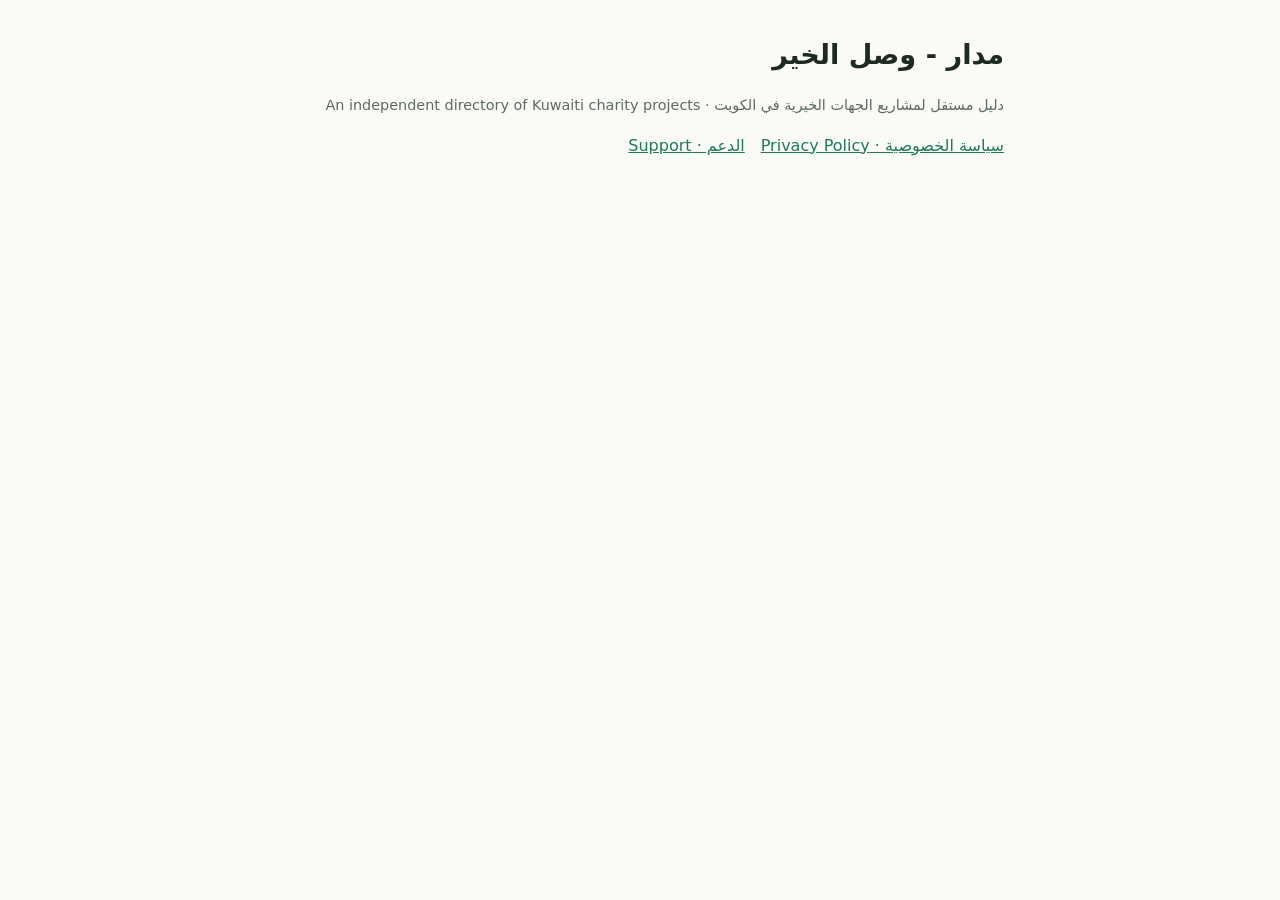
<file: index.html>
<!doctype html><html lang="ar" dir="rtl"><head><meta charset="utf-8"><meta name="viewport" content="width=device-width,initial-scale=1">
<title>مدار - Madar</title><link rel="stylesheet" href="style.css"></head><body><main>
<h1>مدار - وصل الخير</h1><p class="meta">دليل مستقل لمشاريع الجهات الخيرية في الكويت · An independent directory of Kuwaiti charity projects</p>
<nav><a href="privacy.html">سياسة الخصوصية · Privacy Policy</a><a href="support.html">الدعم · Support</a></nav>
</main></body></html>
</file>
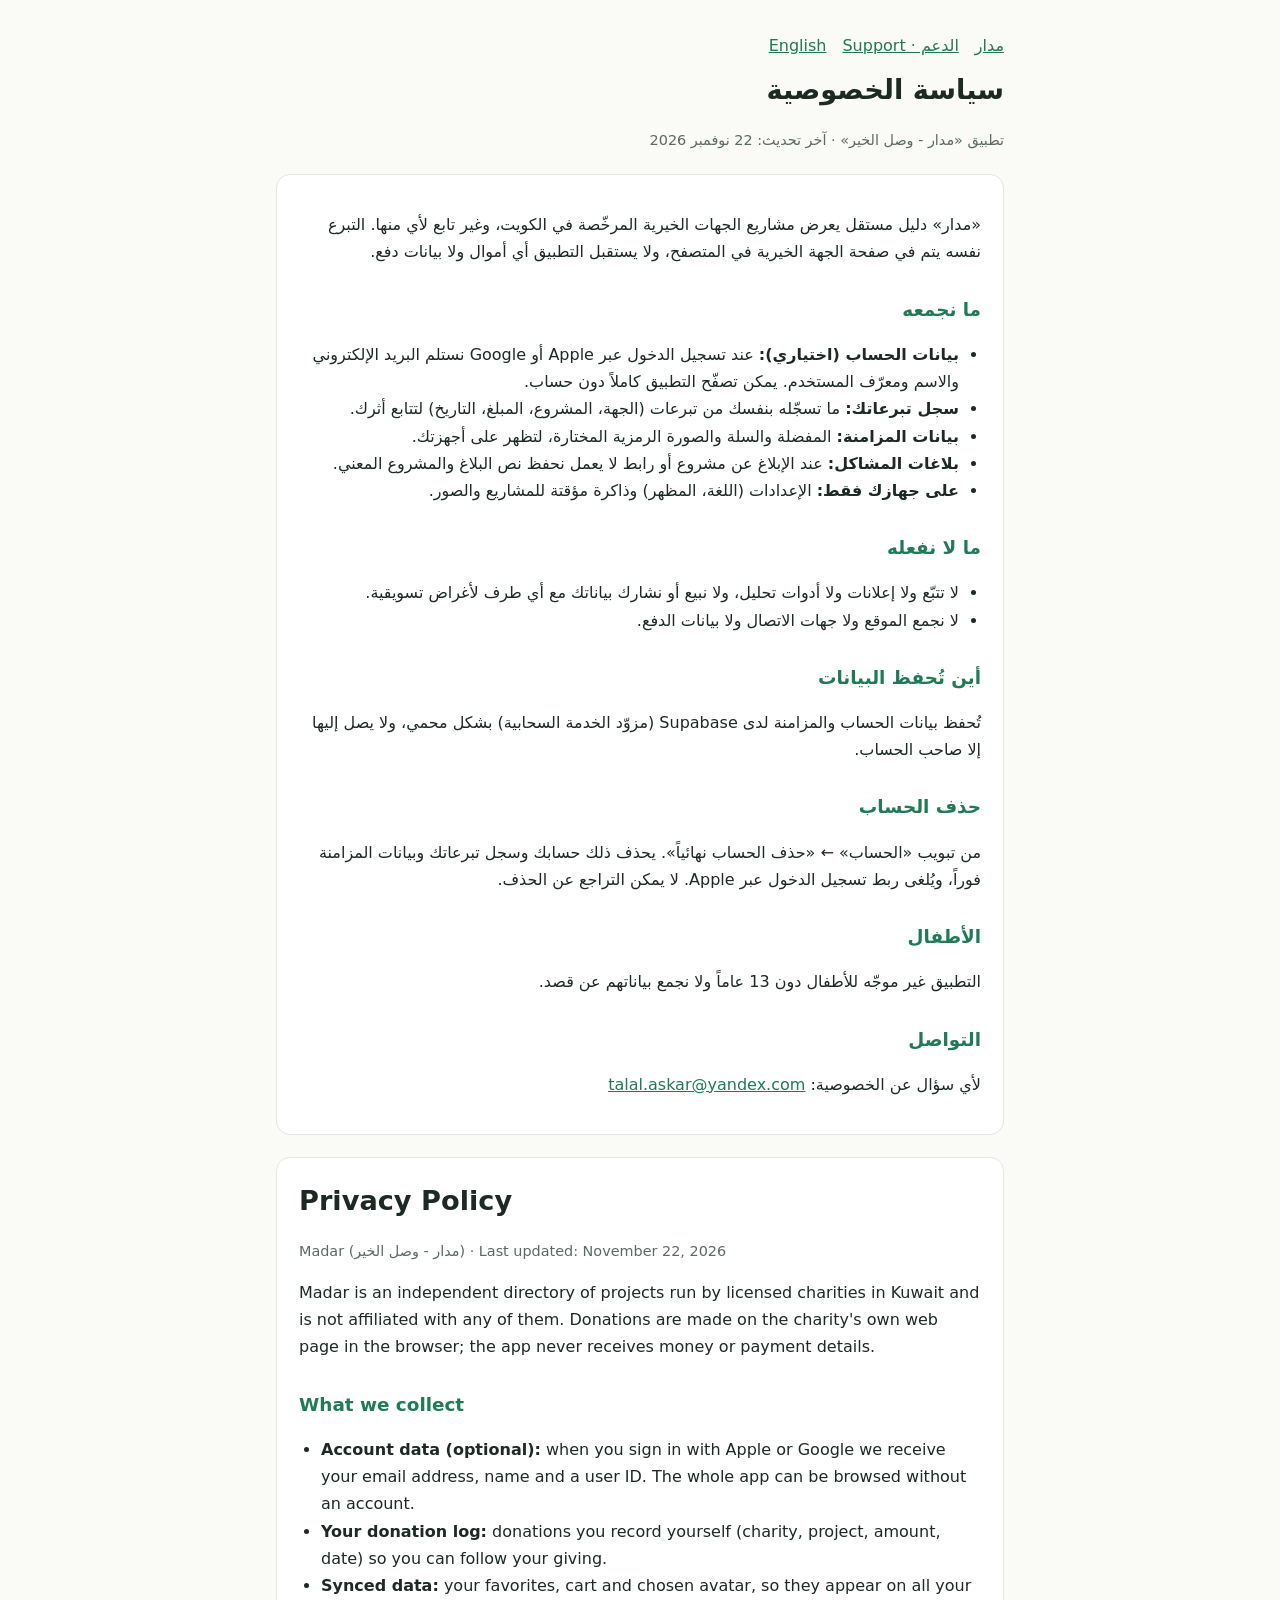
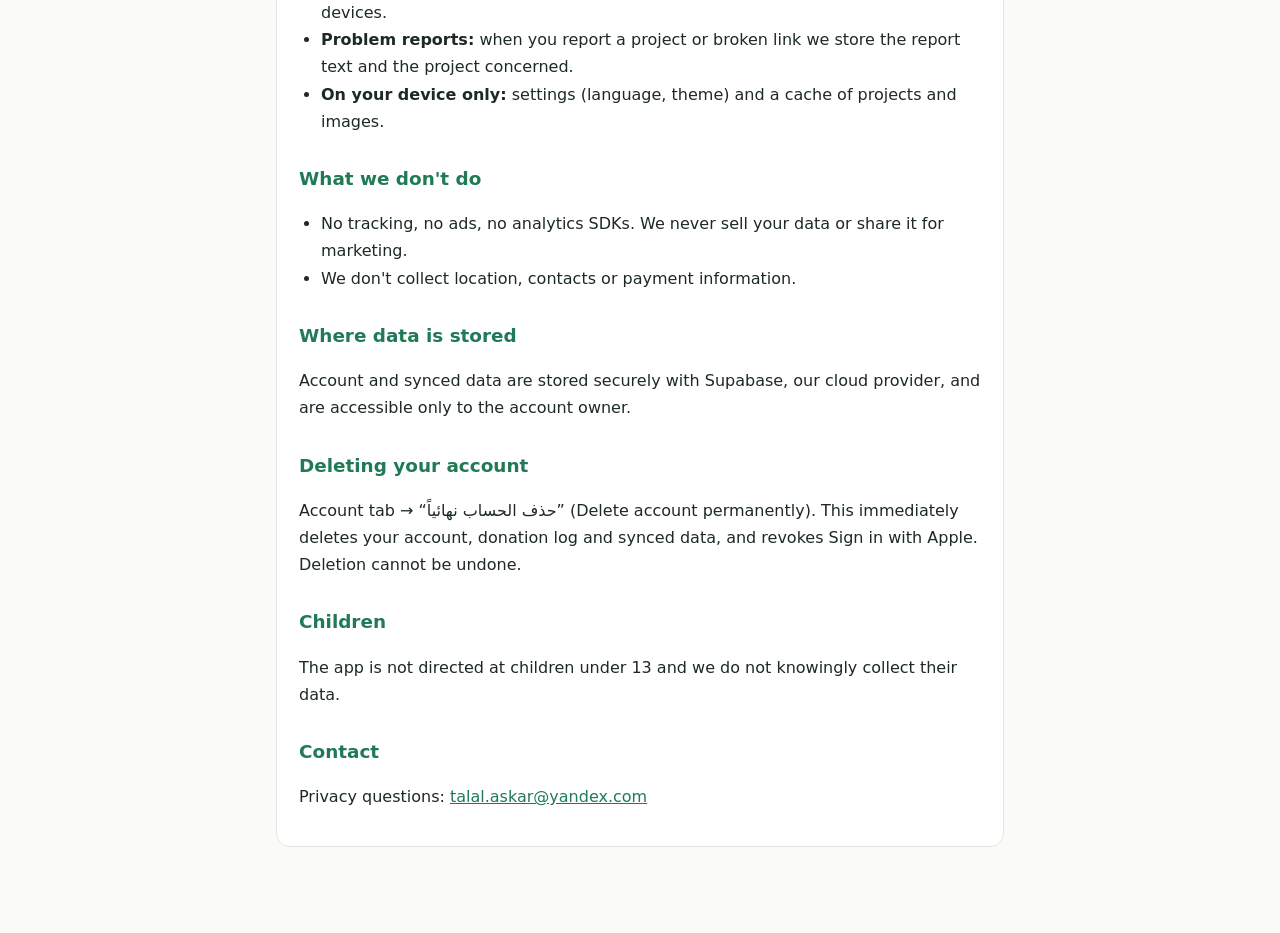
<file: privacy.html>
<!doctype html><html lang="ar" dir="rtl"><head><meta charset="utf-8"><meta name="viewport" content="width=device-width,initial-scale=1">
<title>سياسة الخصوصية - مدار</title><link rel="stylesheet" href="style.css"></head><body><main>
<nav><a href="index.html">مدار</a><a href="support.html">الدعم · Support</a><a href="#en">English</a></nav>
<h1>سياسة الخصوصية</h1><p class="meta">تطبيق «مدار - وصل الخير» · آخر تحديث: 22 نوفمبر 2026</p>
<section>
<p>«مدار» دليل مستقل يعرض مشاريع الجهات الخيرية المرخّصة في الكويت، وغير تابع لأي منها. التبرع نفسه يتم في صفحة الجهة الخيرية في المتصفح، ولا يستقبل التطبيق أي أموال ولا بيانات دفع.</p>
<h2>ما نجمعه</h2>
<ul>
<li><b>بيانات الحساب (اختياري):</b> عند تسجيل الدخول عبر Apple أو Google نستلم البريد الإلكتروني والاسم ومعرّف المستخدم. يمكن تصفّح التطبيق كاملاً دون حساب.</li>
<li><b>سجل تبرعاتك:</b> ما تسجّله بنفسك من تبرعات (الجهة، المشروع، المبلغ، التاريخ) لتتابع أثرك.</li>
<li><b>بيانات المزامنة:</b> المفضلة والسلة والصورة الرمزية المختارة، لتظهر على أجهزتك.</li>
<li><b>بلاغات المشاكل:</b> عند الإبلاغ عن مشروع أو رابط لا يعمل نحفظ نص البلاغ والمشروع المعني.</li>
<li><b>على جهازك فقط:</b> الإعدادات (اللغة، المظهر) وذاكرة مؤقتة للمشاريع والصور.</li>
</ul>
<h2>ما لا نفعله</h2>
<ul><li>لا تتبّع ولا إعلانات ولا أدوات تحليل، ولا نبيع أو نشارك بياناتك مع أي طرف لأغراض تسويقية.</li>
<li>لا نجمع الموقع ولا جهات الاتصال ولا بيانات الدفع.</li></ul>
<h2>أين تُحفظ البيانات</h2>
<p>تُحفظ بيانات الحساب والمزامنة لدى Supabase (مزوّد الخدمة السحابية) بشكل محمي، ولا يصل إليها إلا صاحب الحساب.</p>
<h2>حذف الحساب</h2>
<p>من تبويب «الحساب» ← «حذف الحساب نهائياً». يحذف ذلك حسابك وسجل تبرعاتك وبيانات المزامنة فوراً، ويُلغى ربط تسجيل الدخول عبر Apple. لا يمكن التراجع عن الحذف.</p>
<h2>الأطفال</h2><p>التطبيق غير موجّه للأطفال دون 13 عاماً ولا نجمع بياناتهم عن قصد.</p>
<h2>التواصل</h2><p>لأي سؤال عن الخصوصية: <a href="mailto:talal.askar@yandex.com">talal.askar@yandex.com</a></p>
</section>

<section id="en" dir="ltr" lang="en">
<h1>Privacy Policy</h1><p class="meta">Madar (مدار - وصل الخير) · Last updated: November 22, 2026</p>
<p>Madar is an independent directory of projects run by licensed charities in Kuwait and is not affiliated with any of them. Donations are made on the charity's own web page in the browser; the app never receives money or payment details.</p>
<h2>What we collect</h2>
<ul>
<li><b>Account data (optional):</b> when you sign in with Apple or Google we receive your email address, name and a user ID. The whole app can be browsed without an account.</li>
<li><b>Your donation log:</b> donations you record yourself (charity, project, amount, date) so you can follow your giving.</li>
<li><b>Synced data:</b> your favorites, cart and chosen avatar, so they appear on all your devices.</li>
<li><b>Problem reports:</b> when you report a project or broken link we store the report text and the project concerned.</li>
<li><b>On your device only:</b> settings (language, theme) and a cache of projects and images.</li>
</ul>
<h2>What we don't do</h2>
<ul><li>No tracking, no ads, no analytics SDKs. We never sell your data or share it for marketing.</li>
<li>We don't collect location, contacts or payment information.</li></ul>
<h2>Where data is stored</h2>
<p>Account and synced data are stored securely with Supabase, our cloud provider, and are accessible only to the account owner.</p>
<h2>Deleting your account</h2>
<p>Account tab → “حذف الحساب نهائياً” (Delete account permanently). This immediately deletes your account, donation log and synced data, and revokes Sign in with Apple. Deletion cannot be undone.</p>
<h2>Children</h2><p>The app is not directed at children under 13 and we do not knowingly collect their data.</p>
<h2>Contact</h2><p>Privacy questions: <a href="mailto:talal.askar@yandex.com">talal.askar@yandex.com</a></p>
</section>
</main></body></html>
</file>
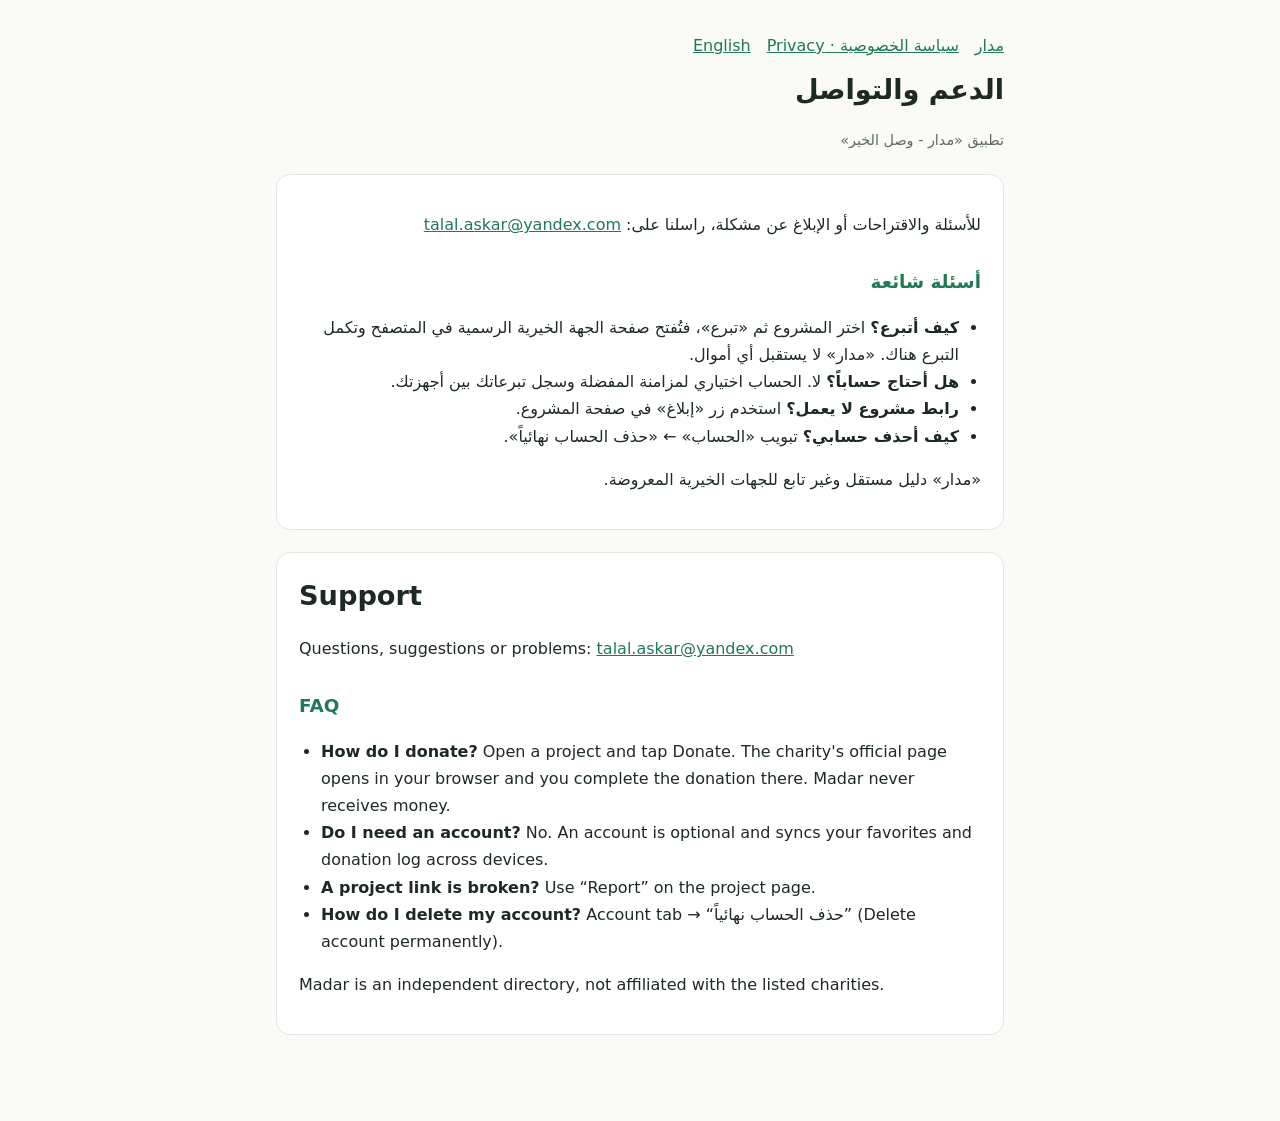
<file: support.html>
<!doctype html><html lang="ar" dir="rtl"><head><meta charset="utf-8"><meta name="viewport" content="width=device-width,initial-scale=1">
<title>الدعم - مدار</title><link rel="stylesheet" href="style.css"></head><body><main>
<nav><a href="index.html">مدار</a><a href="privacy.html">سياسة الخصوصية · Privacy</a><a href="#en">English</a></nav>
<h1>الدعم والتواصل</h1><p class="meta">تطبيق «مدار - وصل الخير»</p>
<section>
<p>للأسئلة والاقتراحات أو الإبلاغ عن مشكلة، راسلنا على: <a href="mailto:talal.askar@yandex.com">talal.askar@yandex.com</a></p>
<h2>أسئلة شائعة</h2>
<ul>
<li><b>كيف أتبرع؟</b> اختر المشروع ثم «تبرع»، فتُفتح صفحة الجهة الخيرية الرسمية في المتصفح وتكمل التبرع هناك. «مدار» لا يستقبل أي أموال.</li>
<li><b>هل أحتاج حساباً؟</b> لا. الحساب اختياري لمزامنة المفضلة وسجل تبرعاتك بين أجهزتك.</li>
<li><b>رابط مشروع لا يعمل؟</b> استخدم زر «إبلاغ» في صفحة المشروع.</li>
<li><b>كيف أحذف حسابي؟</b> تبويب «الحساب» ← «حذف الحساب نهائياً».</li>
</ul>
<p>«مدار» دليل مستقل وغير تابع للجهات الخيرية المعروضة.</p>
</section>
<section id="en" dir="ltr" lang="en">
<h1>Support</h1>
<p>Questions, suggestions or problems: <a href="mailto:talal.askar@yandex.com">talal.askar@yandex.com</a></p>
<h2>FAQ</h2>
<ul>
<li><b>How do I donate?</b> Open a project and tap Donate. The charity's official page opens in your browser and you complete the donation there. Madar never receives money.</li>
<li><b>Do I need an account?</b> No. An account is optional and syncs your favorites and donation log across devices.</li>
<li><b>A project link is broken?</b> Use “Report” on the project page.</li>
<li><b>How do I delete my account?</b> Account tab → “حذف الحساب نهائياً” (Delete account permanently).</li>
</ul>
<p>Madar is an independent directory, not affiliated with the listed charities.</p>
</section>
</main></body></html>
</file>
<file: style.css>
:root{--bg:#fafaf7;--fg:#1d2a24;--muted:#5b6b63;--accent:#1f7a55;--card:#fff;--line:#e3e7e4}
@media (prefers-color-scheme:dark){:root{--bg:#121714;--fg:#e8eee9;--muted:#9fb0a6;--accent:#5fc496;--card:#1a211d;--line:#2a332e}}
*{box-sizing:border-box}body{margin:0;background:var(--bg);color:var(--fg);font:16px/1.7 system-ui,-apple-system,"Segoe UI",Tahoma,sans-serif}
main{max-width:760px;margin:0 auto;padding:32px 16px 64px}
h1{font-size:1.7rem;margin:0 0 4px}h2{font-size:1.15rem;margin:28px 0 6px;color:var(--accent)}
.meta{color:var(--muted);font-size:.9rem}section{background:var(--card);border:1px solid var(--line);border-radius:14px;padding:20px 22px;margin:22px 0}
a{color:var(--accent)}ul{padding-inline-start:22px}nav{display:flex;gap:16px;flex-wrap:wrap;margin-bottom:8px}
[dir=ltr]{text-align:left}
</file>
